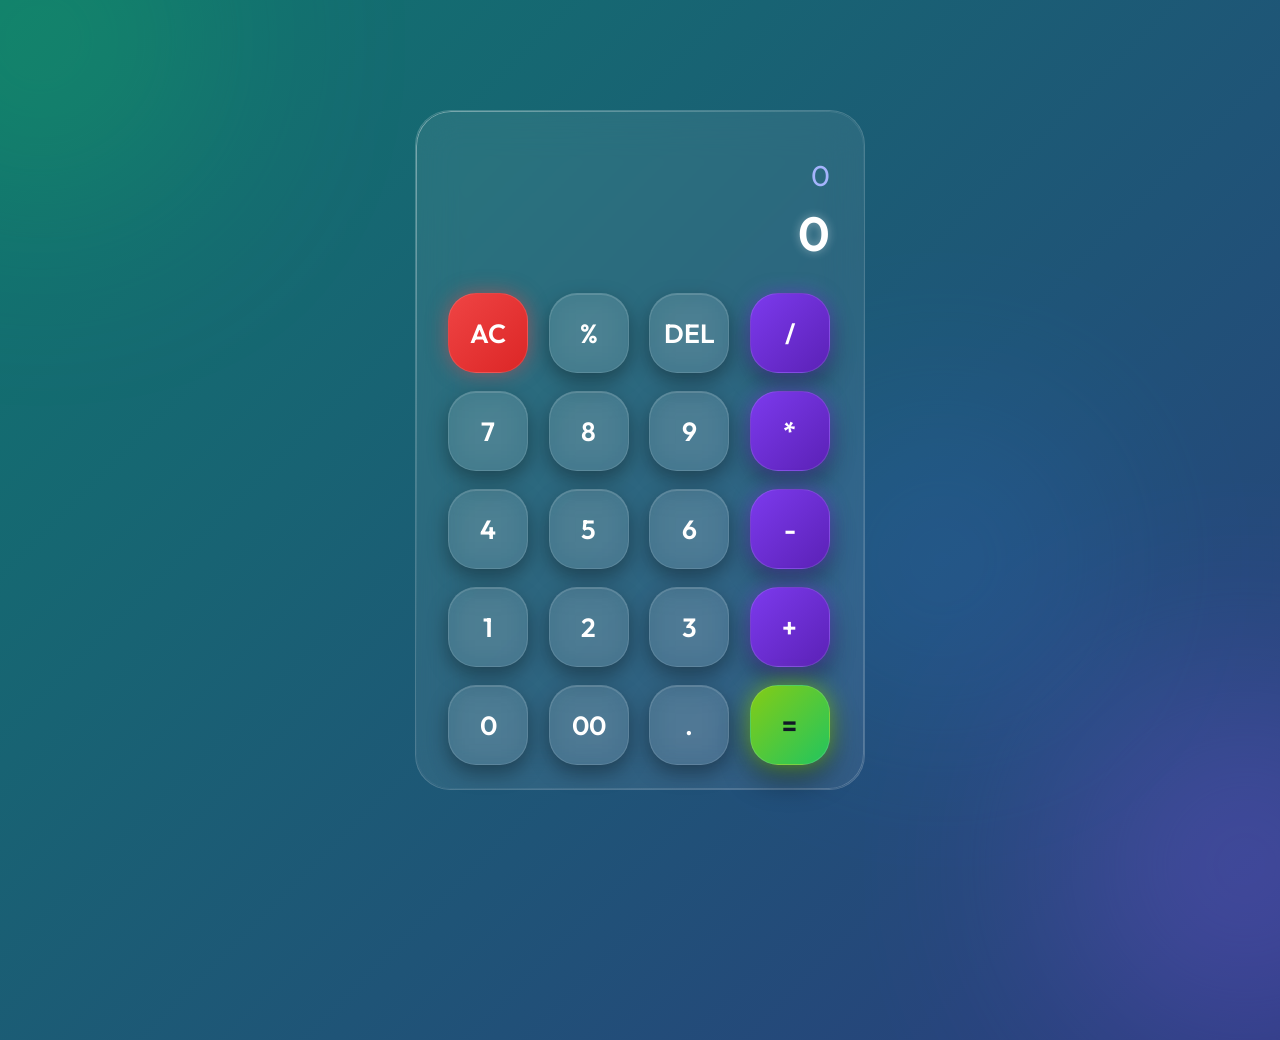
<file: index.html>
<!DOCTYPE html>
<html lang="en">
<head>
    <meta charset="UTF-8">
    <meta name="viewport" content="width=device-width, initial-scale=1.0">
    <title>Calculator</title>
    <link rel="stylesheet" href="style.css">
    <link rel="shortcut icon" href="image.png" type="image/x-icon">
</head>
<body>

    <div class="blob blob1"></div>
    <div class="blob blob2"></div>
    <div class="blob blob3"></div>

    <div class="calculator">
        <div class="display">
            <div class="previous">
                0
            </div>
            <div class="current" id="display">
                0
            </div>
        </div>

        <div class="buttons">

            <!-- Row 1 -->

            <button class="btn" id="acbtn">
                AC
            </button>

            <button class="btn">
                %
            </button>

            <button class="btn">
                DEL
            </button>

            <button class="btn operator">
                /
            </button>

            <!-- Row 2 -->

            <button class="btn">
                7
            </button>

            <button class="btn">
                8
            </button>

            <button class="btn">
                9
            </button>

            <button class="btn operator">
                *
            </button>

            <!-- Row 3 -->

            <button class="btn">
                4
            </button>

            <button class="btn">
                5
            </button>

            <button class="btn">
                6
            </button>

            <button class="btn operator">
                -
            </button>

            <!-- Row 4 -->

            <button class="btn">
                1
            </button>

            <button class="btn">
                2
            </button>

            <button class="btn">
                3
            </button>

            <button class="btn operator">
                +
            </button>

            <!-- Row 5 -->

            <button class="btn zero">
                0
            </button>

            <button class="btn">
                00
            </button>

            <button class="btn">
                .
            </button>

            <button class="btn" id="eqbtn">
                =
            </button>

        </div>
    </div>
    <script src="script.js"></script>
</body>
</html>
</file>
<file: style.css>
@import url('https://fonts.googleapis.com/css2?family=Outfit:wght@500&display=swap');

*{
    margin: 0;
    padding: 0;
    box-sizing: border-box;
    font-family: 'Outfit' , sans-serif;
}

body{
    width: 100%;
    min-height: 100vh;
    display: flex;
    justify-content: center;
    align-items: center;
    overflow: hidden;
    /* background: #54545c; */
    /* background:
    radial-gradient(circle at top left,#6366f1 0%,transparent 35%),
    radial-gradient(circle at bottom right,#84cc16 0%,transparent 30%),
    linear-gradient(135deg,#111827,#1f2937,#111827); */
    /* Floating Background */
    background: linear-gradient(-45deg,#0f172a,#1e293b,#312e81,#0f766e);
    background-size:400% 400%;
    animation:gradient 15s ease infinite;
}
@keyframes gradient{
    0%{
        background-position:0% 50%;
    }
    50%{
        background-position:100% 50%;
    }
    100%{
        background-position:0% 50%;
    }
}

.blob{
    position: absolute;
    border-radius: 50%;
    filter: blur(120px);
    opacity: 0.35;
}

.blob1{
    width: 280px;
    height: 280px;
    background: #22c55e;
    top: -100px;
    left: -100px;
}

.blob2{
    width: 350px;
    height: 350px;
    background: #8b5cf6;
    bottom: -140px;
    right: -140px;
}

.blob3{
    width: 220px;
    height: 220px;
    background: #3b82f6;
    top: 50%;
    left: 65%;
}

.calculator{
    position: relative;
    width: 450px;
    height: 680px;
    padding: 32px;
    border: 1px solid rgba(255,255,255,0.15);
    backdrop-filter: blur(20px);
    border-radius: 35px;
    background: rgba(255,255,255,0.08);
    box-shadow: 0px 30px 60px rgba(0,0,0,0.45)
    inset 0 1px 0 rgba(255,255,255,0.18);
}

.calculator::before{
    content: "";
    position: absolute;
    inset: 0;
    border-radius: 35px;
    padding: 1px;
    background:linear-gradient(
        135deg,
        rgba(255,255,255,.4),
        rgba(255,255,255,0),
        rgba(255,255,255,.2)
    );
    pointer-events: none;
    -webkit-mask:
        linear-gradient(#fff 0 0) content-box,
        linear-gradient(#fff 0 0);

    /* -webkit-mask-composite:xor; */

    mask-composite:exclude;
}

.display{
    height: 120px;
    /* width: 200px; */
    display: flex;
    flex-direction: column;
    justify-content: flex-end;
    align-items: flex-end;
    margin-bottom: 30px;
}

.previous{
    color: #a5b4fc;
    font-size: 1.8rem;
    margin-bottom: 10px;
    letter-spacing: 2px;
}

.current{
    color: white;
    font-size: 3rem;
    font-weight: 600;
    letter-spacing: 2px;
    text-shadow: 0 0 10px rgba(255,255,255,0.4);
}

.buttons{
    display: grid;
    grid-template-columns: repeat(4,1fr);
    gap: 18px;
}

.btn{
    height: 80px;
    width: 80px;
    border: none;
    outline: none;
    cursor: pointer;
    border-radius: 28px;
    font-size: 1.65rem;
    font-weight: 600;
    color: white;
    background: rgba(255,255,255,0.08);
    backdrop-filter: blur(15px);
    border: 1px solid rgba(255,255,255,0.12);
    box-shadow: inset 0 1px 0 rgba(255,255,255,0.15),
    0 8px 20px rgba(0,0,0,0.35);
    transition: 0.25s ease;
}

.btn:hover{
    /* transform: translateY(-6px); */
    background: rgba(255,255,255,0,14);
    box-shadow: 0 18px 30px rgba(0,0,0,0.45),
    inset 0 1px 0 rgba(255,255,255,.25);
}

.btn:active{
    transform: scale(0.9);
}

.operator{
    background:linear-gradient(
        135deg,
        #7c3aed,
        #5b21b6
    );

    box-shadow:
        0 0 18px rgba(124,58,237,.5),
        0 12px 25px rgba(0,0,0,.4);
}

.operator:hover{
    box-shadow:
        0 0 30px rgba(124,58,237,.8),
        0 18px 35px rgba(0,0,0,.45);
}

#acbtn{
    background:linear-gradient(
        135deg,
        #ef4444,
        #dc2626
    );

    box-shadow:
        0 0 20px rgba(239,68,68,.5);
}

#acbtn:hover{
    box-shadow:
        0 0 35px rgba(239,68,68,.9);
}

#eqbtn{
    background:linear-gradient(
        135deg,
        #84cc16,
        #22c55e
    );

    color:#111827;

    font-weight:700;

    box-shadow:
        0 0 22px rgba(132,204,22,.7),
        0 15px 30px rgba(0,0,0,.45);

}

.equal:hover{

    box-shadow:
        0 0 45px rgba(132,204,22,1),
        0 20px 35px rgba(0,0,0,.5);
}

@media(max-width:500px){

.calculator{

    width:95%;

    padding:20px;

}

.current{

    font-size:3rem;

}

.btn{

    height:60px;

    font-size:1.1rem;

}

.buttons{

    gap:14px;

}

}

@media (max-width:768px){

    body{

        padding:20px;

        overflow:auto;

    }

    .calculator{

        width:100%;

        max-width:360px;

        padding:18px;

        border-radius:30px;

    }

    .display{

        height:140px;

        padding:18px;

    }

    .previous{

        font-size:1rem;

    }

    .current{

        font-size:3.3rem;

    }

    .buttons{

        display:grid;

        grid-template-columns:repeat(4,1fr);

        gap:15px;

    }

    .btn{

        width:100%;

        aspect-ratio:1;

        height:auto;

        font-size:1.5rem;

        border-radius:22px;

    }

}
</file>
<file: calculator.css>
@import url('https://fonts.googleapis.com/css2?family=Outfit:wght@500&display=swap');

*{
    margin: 0;
    padding: 0;
    box-sizing: border-box;
    font-family: 'Outfit' , sans-serif;
}

body{
    width: 100%;
    min-height: 100vh;
    display: flex;
    justify-content: center;
    align-items: center;
    overflow: hidden;
    /* background: #54545c; */
    /* background:
    radial-gradient(circle at top left,#6366f1 0%,transparent 35%),
    radial-gradient(circle at bottom right,#84cc16 0%,transparent 30%),
    linear-gradient(135deg,#111827,#1f2937,#111827); */
    /* Floating Background */
    background: linear-gradient(-45deg,#0f172a,#1e293b,#312e81,#0f766e);
    background-size:400% 400%;
    animation:gradient 15s ease infinite;
}
@keyframes gradient{
    0%{
        background-position:0% 50%;
    }
    50%{
        background-position:100% 50%;
    }
    100%{
        background-position:0% 50%;
    }
}

.blob{
    position: absolute;
    border-radius: 50%;
    filter: blur(120px);
    opacity: 0.35;
}

.blob1{
    width: 280px;
    height: 280px;
    background: #22c55e;
    top: -100px;
    left: -100px;
}

.blob2{
    width: 350px;
    height: 350px;
    background: #8b5cf6;
    bottom: -140px;
    right: -140px;
}

.blob3{
    width: 220px;
    height: 220px;
    background: #3b82f6;
    top: 50%;
    left: 65%;
}

.calculator{
    position: relative;
    width: 450px;
    height: 680px;
    padding: 32px;
    border: 1px solid rgba(255,255,255,0.15);
    backdrop-filter: blur(20px);
    border-radius: 35px;
    background: rgba(255,255,255,0.08);
    box-shadow: 0px 30px 60px rgba(0,0,0,0.45)
    inset 0 1px 0 rgba(255,255,255,0.18);
}

.calculator::before{
    content: "";
    position: absolute;
    inset: 0;
    border-radius: 35px;
    padding: 1px;
    background:linear-gradient(
        135deg,
        rgba(255,255,255,.4),
        rgba(255,255,255,0),
        rgba(255,255,255,.2)
    );
    pointer-events: none;
    -webkit-mask:
        linear-gradient(#fff 0 0) content-box,
        linear-gradient(#fff 0 0);

    /* -webkit-mask-composite:xor; */

    mask-composite:exclude;
}

.display{
    height: 120px;
    /* width: 200px; */
    display: flex;
    flex-direction: column;
    justify-content: flex-end;
    align-items: flex-end;
    margin-bottom: 30px;
}

.previous{
    color: #a5b4fc;
    font-size: 1.8rem;
    margin-bottom: 10px;
    letter-spacing: 2px;
}

.current{
    color: white;
    font-size: 3rem;
    font-weight: 600;
    letter-spacing: 2px;
    text-shadow: 0 0 10px rgba(255,255,255,0.4);
}

.buttons{
    display: grid;
    grid-template-columns: repeat(4,1fr);
    gap: 18px;
}

.btn{
    height: 80px;
    width: 80px;
    border: none;
    outline: none;
    cursor: pointer;
    border-radius: 28px;
    font-size: 1.65rem;
    font-weight: 600;
    color: white;
    background: rgba(255,255,255,0.08);
    backdrop-filter: blur(15px);
    border: 1px solid rgba(255,255,255,0.12);
    box-shadow: inset 0 1px 0 rgba(255,255,255,0.15),
    0 8px 20px rgba(0,0,0,0.35);
    transition: 0.25s ease;
}

.btn:hover{
    /* transform: translateY(-6px); */
    background: rgba(255,255,255,0,14);
    box-shadow: 0 18px 30px rgba(0,0,0,0.45),
    inset 0 1px 0 rgba(255,255,255,.25);
}

.btn:active{
    transform: scale(0.9);
}

.operator{
    background:linear-gradient(
        135deg,
        #7c3aed,
        #5b21b6
    );

    box-shadow:
        0 0 18px rgba(124,58,237,.5),
        0 12px 25px rgba(0,0,0,.4);
}

.operator:hover{
    box-shadow:
        0 0 30px rgba(124,58,237,.8),
        0 18px 35px rgba(0,0,0,.45);
}

#acbtn{
    background:linear-gradient(
        135deg,
        #ef4444,
        #dc2626
    );

    box-shadow:
        0 0 20px rgba(239,68,68,.5);
}

#acbtn:hover{
    box-shadow:
        0 0 35px rgba(239,68,68,.9);
}

#eqbtn{
    background:linear-gradient(
        135deg,
        #84cc16,
        #22c55e
    );

    color:#111827;

    font-weight:700;

    box-shadow:
        0 0 22px rgba(132,204,22,.7),
        0 15px 30px rgba(0,0,0,.45);

}

.equal:hover{

    box-shadow:
        0 0 45px rgba(132,204,22,1),
        0 20px 35px rgba(0,0,0,.5);
}

@media(max-width:500px){

.calculator{

    width:95%;

    padding:20px;

}

.current{

    font-size:3rem;

}

.btn{

    height:60px;

    font-size:1.1rem;

}

.buttons{

    gap:14px;

}

}
/* input{
    width: 320px;
    border: none;
    padding: 24px;
    margin: 10px;
    background: transparent;
    box-shadow: 0px 3px 15px rgba(84, 84,84,0.3);
    font-size: 40px;
    text-align: right;
    cursor: pointer;
    color: #ffffff;
}

button{
    border: none;
    width: 61px;
    height: 61px;
    margin: 8px;
    border-radius: 50%;
    background: transparent;
    font-size: 15px;
    box-shadow: -8px -8px 15px rgba(93, 238, 100, 0.2);
    cursor: pointer;
    transition: all 0.2s ease;
}

#equalbutton{
    background-color: yellowgreen;
}

#operator{
    color: greenyellow;
}

button:hover{
    box-shadow: inset 2px 2px 10px rgba(243, 241, 241, 1);
    transform: scale(0.9);
} */
</file>
